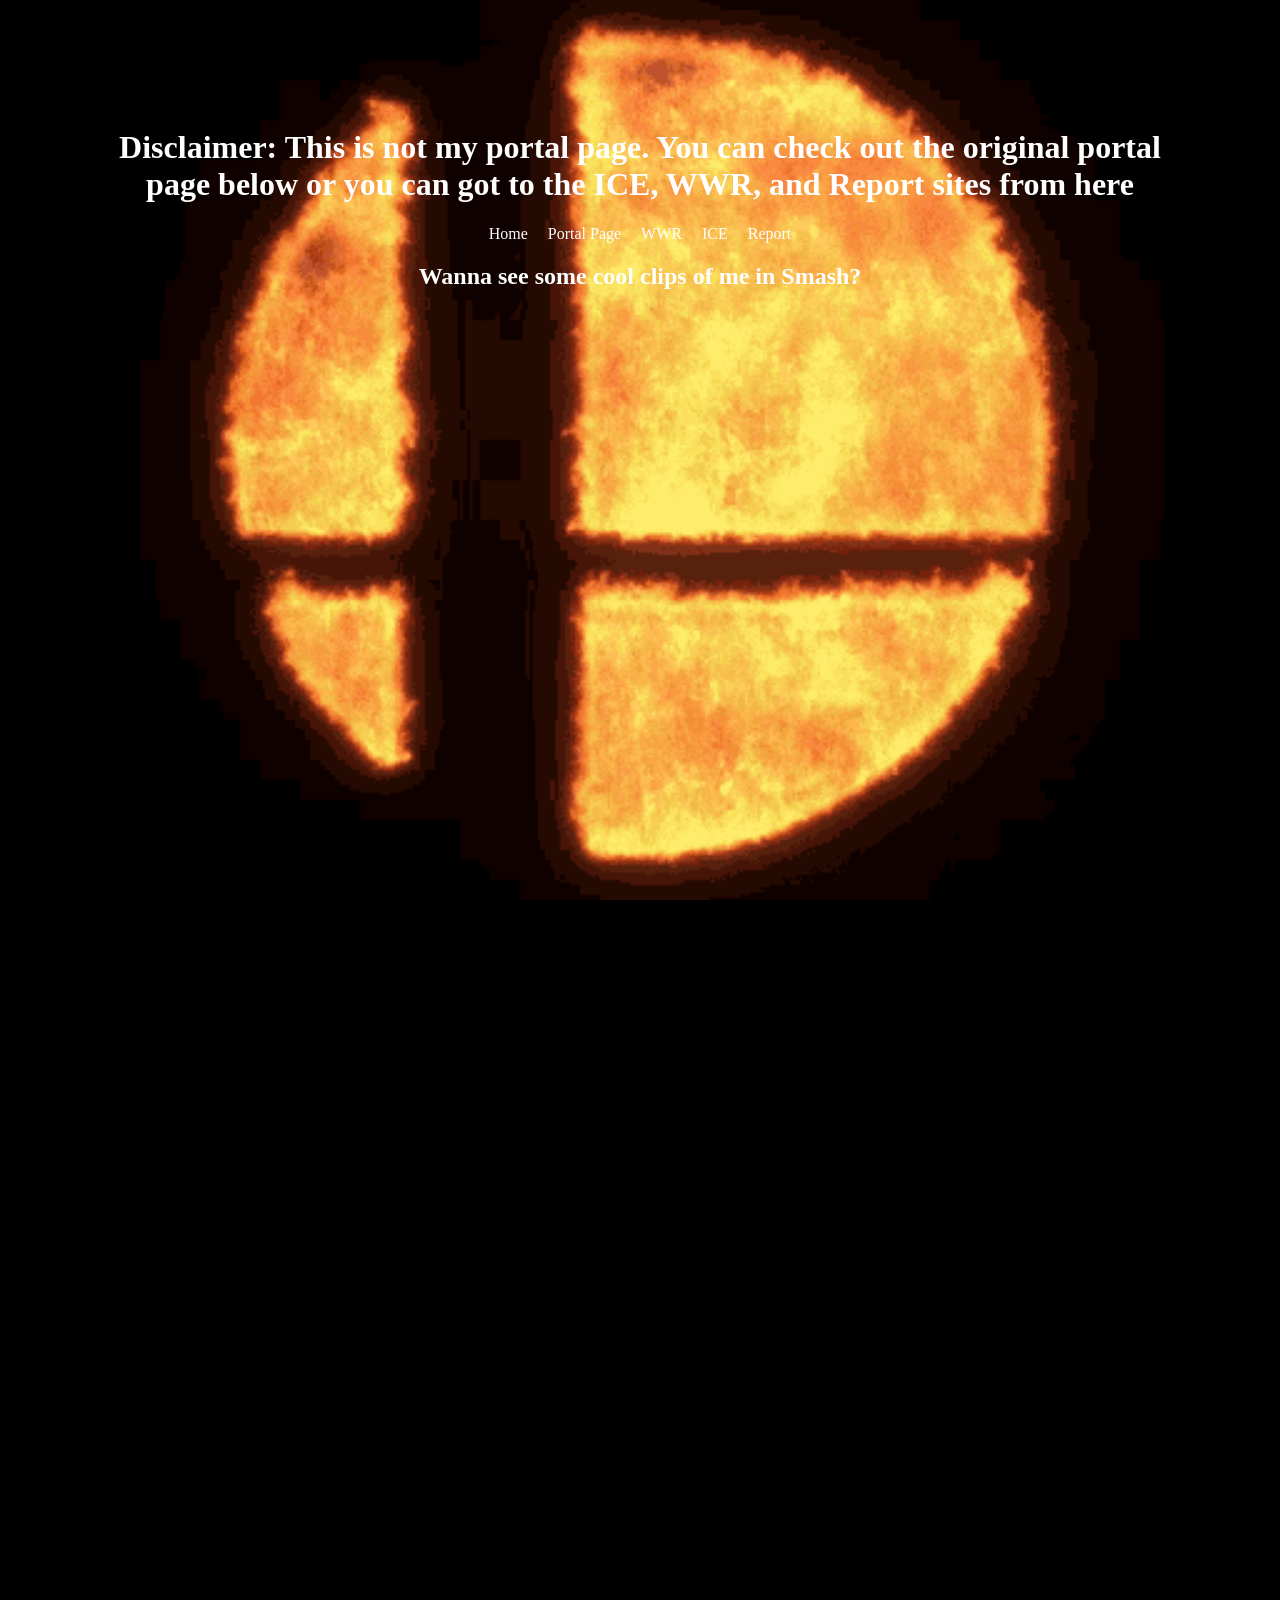
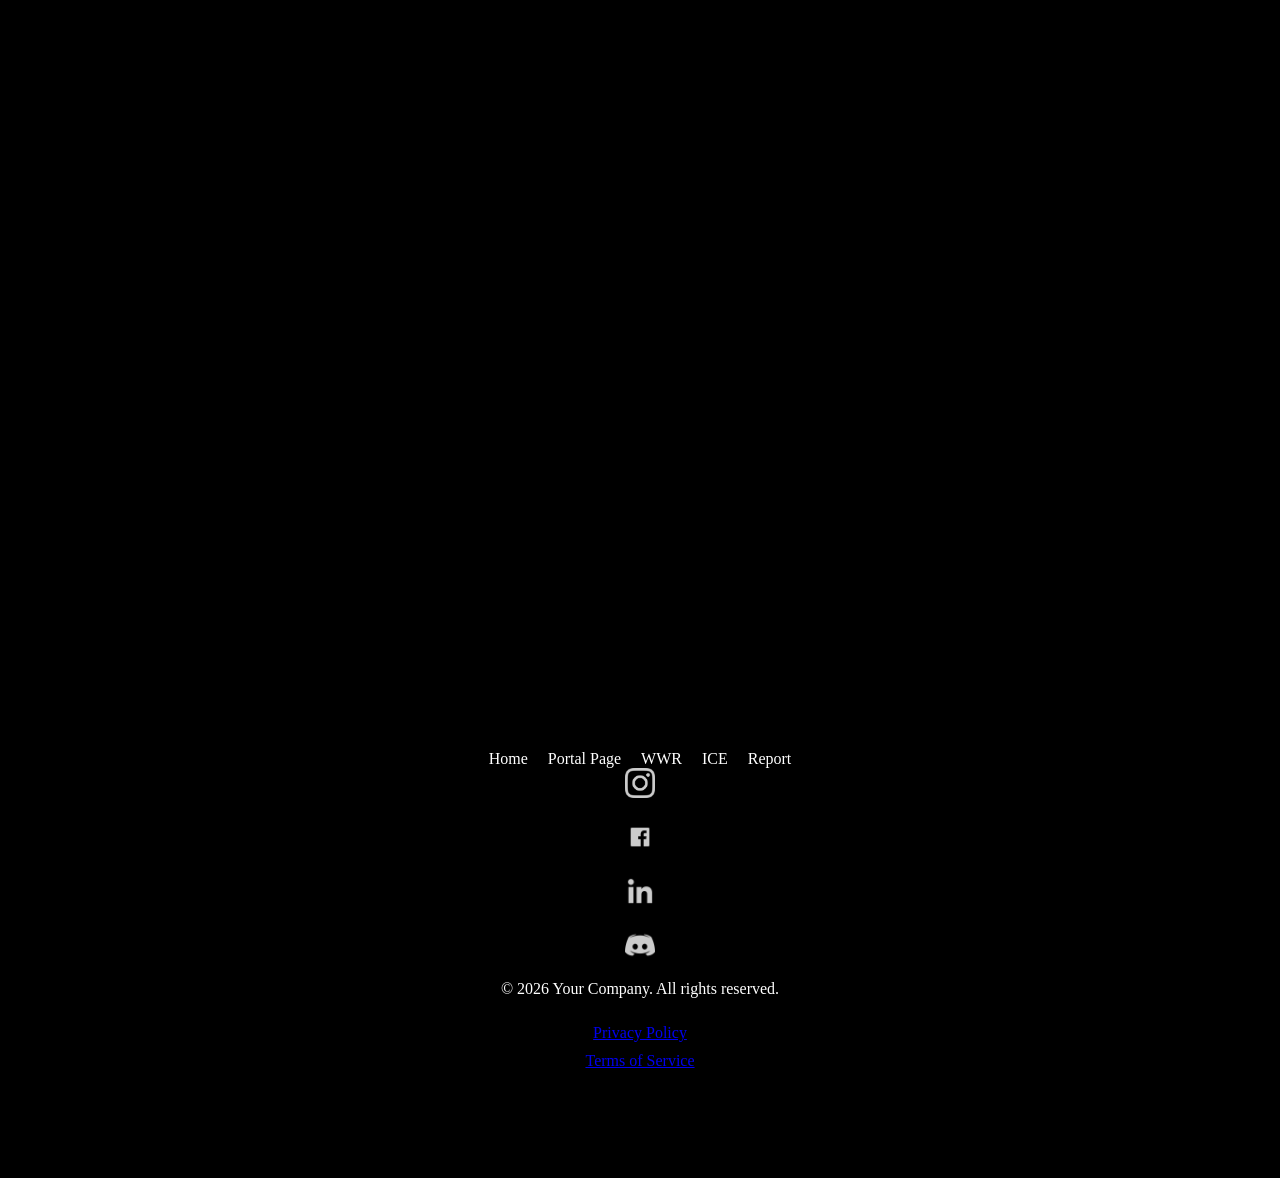
<file: index.html>
<!DOCTYPE html>
<html lang="en">
<head>
    <meta charset="UTF-8">
    <meta name="viewport" content="width=device-width, initial-scale=1.0">
    <title>Carson's Website Profile</title>
    <link rel="stylesheet" href="styles/styles.css">
</head>
<body>
    <header>
        <h1>Disclaimer: This is not my portal page. You can check out the original portal page below or you can got to the ICE, WWR, and Report sites from here</h1>
        <div>
            <nav>
                <ul>
                    <li><a href="index.html">Home</a></li>
                    <li><a href="./portal_page_CA/index.html">Portal Page</a></li>
                    <li><a href="./wwr/index.html">WWR</a></li>
                    <li><a href="./portal_page_CA/ice.html">ICE</a></li>
                    <li><a href="https://carsonalder1.github.io/wdd130/client_report.html">Report</a></li>
                </ul>
            </nav>
        </div>
    </header>
    <main>
        <section>
            <h1>Wanna see some cool clips of me in Smash?</h1>  
                <div class="video-grid">
                    <div class="video-wrapper">
                        <iframe src="https://www.youtube.com/embed/8FKlEDcFXQk" allowfullscreen></iframe>
                    </div>
                    <div class="video-wrapper">
                        <iframe src="https://www.youtube.com/embed/NvZYXmVz56w" allowfullscreen></iframe>
                    </div>
                    <div class="video-wrapper">
                        <iframe src="https://www.youtube.com/embed/v87tPOYhKKs" allowfullscreen></iframe>
                    </div>
                    <div class="video-wrapper">
                        <iframe src="https://www.youtube.com/embed/GEEtRN7kSII" allowfullscreen></iframe>
                    </div>
                    <div class="video-wrapper">
                        <iframe src="https://www.youtube.com/embed/6eZUeyun4wM" allowfullscreen></iframe>
                    </div>
                    <div class="video-wrapper">
                        <iframe src="https://www.youtube.com/embed/wPTa42GfwdA" allowfullscreen></iframe>
                    </div>
                </div>
        </section>
    </main>
    <footer>
            <nav>
                <ul>
                    <li><a href="index.html">Home</a></li>
                    <li><a href="./portal_page_CA/index.html">Portal Page</a></li>
                    <li><a href="./wwr/index.html">WWR</a></li>
                    <li><a href="./portal_page_CA/ice.html">ICE</a></li>
                    <li><a href="report.html">Report</a></li>
                </ul>
            </nav>
            <div class="logos">
                <a href="https://www.instagram.com/carsonalder1?igsh=MW91eHR3NWRkenFsMQ==">
                    <img src="images/instagram_logo.png" alt="Insta">
                </a>
                <a  href="https://www.facebook.com/share/1CZnNRTLPo/">
                    <img src="images/facebook-icon-png-774.png" alt="Facebook">
                </a>
                <a href="www.linkedin.com/in/carson-alder-1ba35a247">
                    <img src="images/linkedin-logo-png-2048.png" alt="Linkedin">
                </a>
                <a href="https://discord.com/users/353320326538461185">
                    <img src="images/discord-white-icon.png" alt="Discord">
                </a>
            </div>
        </div>
        <div>
            <p>&copy; 2026 Your Company. All rights reserved.</p>
            <a href="#">Privacy Policy</a>
            <a href="#">Terms of Service</a>
        </div>
    </footer>
</body>
</html>
</file>
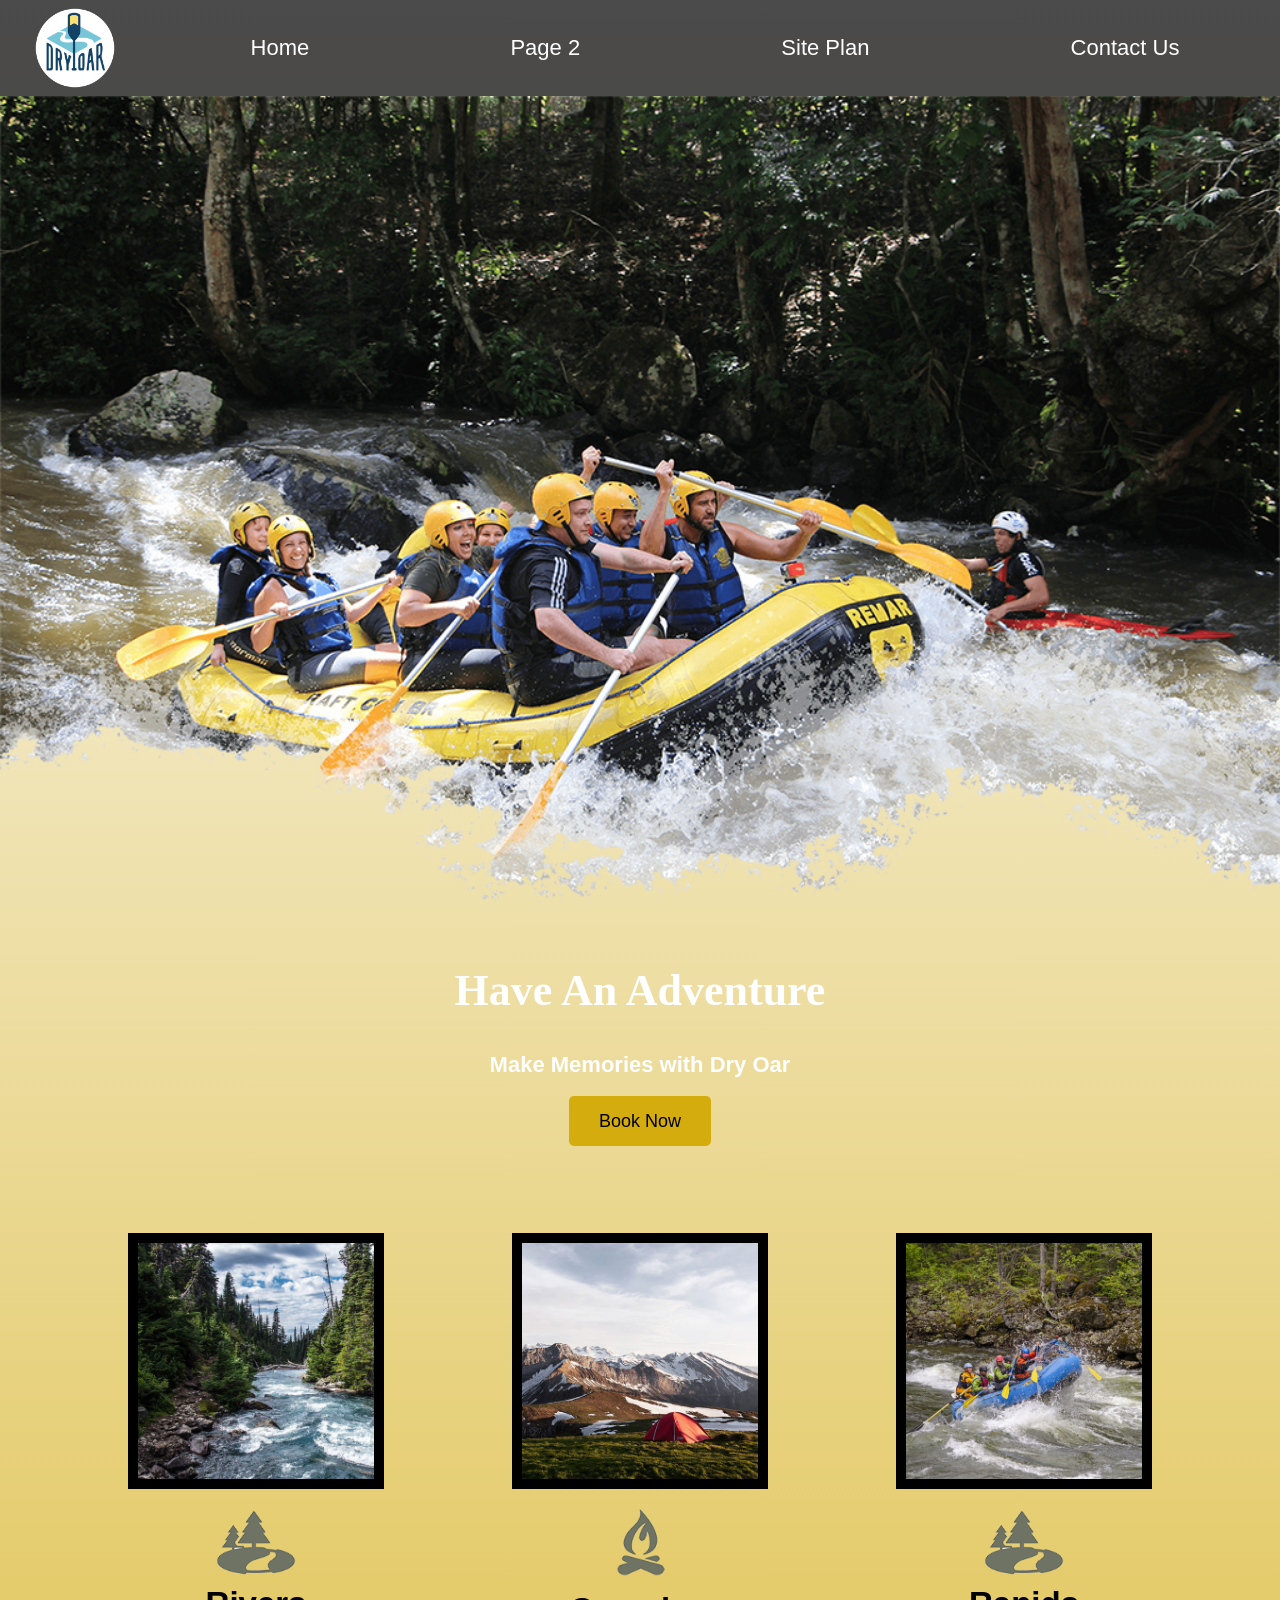
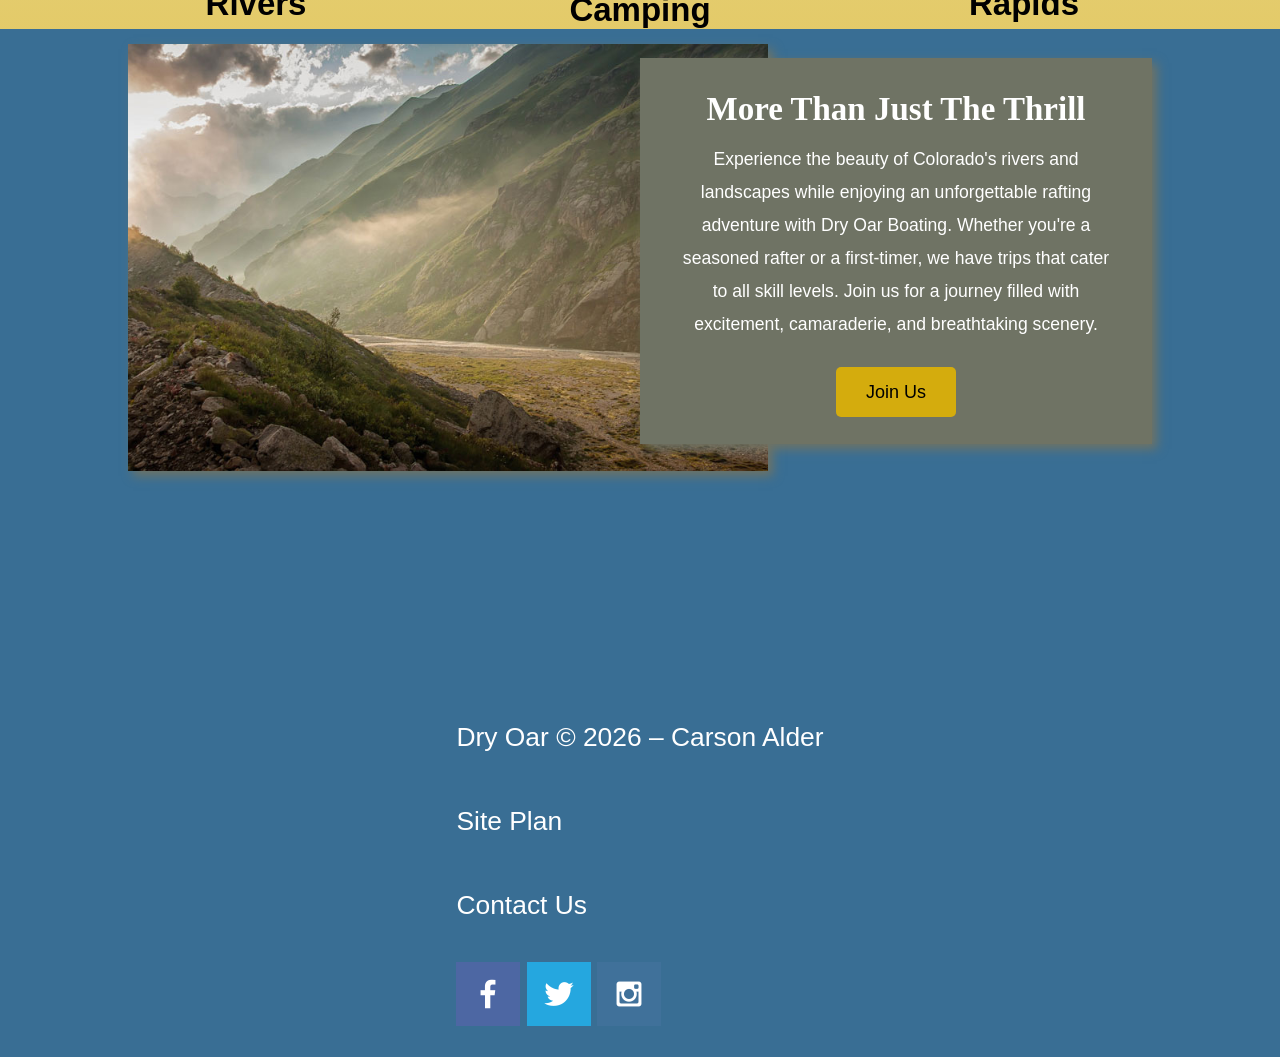
<file: wwr/index.html>
<!DOCTYPE html>
<html lang="en">
<head>
    <meta charset="UTF-8">
    <meta name="viewport" content="width=device-width, initial-scale=1.0">
    <link rel="stylesheet" href="styles/style.css">
    <title>Whitewater Rafting Vacations | Dry Oar Boating | Home</title>
</head>

<body>
    <div id="content">
    <header>
        <a id="logo_link" href="index.html">
            <img class="logo" src="images/logo.png" alt="Dry Oar Logo">
        </a>
        <nav>
            <a href="index.html">Home</a>
            <a href="#"> Page 2</a>
            <a href="site-plan-rafting.html">Site Plan</a>
            <a href="contactus.html">Contact Us</a>
        </nav>
    </header>
    <div id="hero">
        <div id="hero-box">
            <img id="hero-img" src="images/hero.png" alt="People enjoying white water rafting">
        </div>
        <section id="hero-msg">
            <h1 class="home-title">Have An Adventure</h1>
                <h4>Make Memories with Dry Oar</h4>
            <div class="button-box">
                <a class="book" href="contactus.html">Book Now</a>
            </div> 
        </section>
    </div>
    <main class="home-grid">
        <section class="rivers-card">
            <img class="card-img" src="images/rivers.jpg" alt="river in forest">
            <img class="icon" src="images/river_icon.png" alt="river icon">
            <h2>Rivers</h2>
        </section>
        <section class="camping-card">
            <img class="card-img" src="images/camping.jpg" alt="Camp Out">
            <img class="icon" src="images/fire_icon.png" alt="camping icon">
            <h2>Camping</h2>
        </section>
        
        <section class="rapids-card">
            <img class="card-img" src="images/rapids.jpg" alt="river in forest">
            <img class="icon" src="images/river_icon.png" alt="rapids icon">
            <h2>Rapids</h2>
        </section>

        <div id="background"></div>

        <img class="mountains" src="images/mountains.jpg" alt="Misty mountains">
        <section class="msg">
            <h2>More Than Just The Thrill</h2>
            <p>Experience the beauty of Colorado's rivers and landscapes while enjoying an unforgettable rafting adventure with Dry Oar Boating. Whether you're a seasoned rafter or a first-timer, we have trips that cater to all skill levels. Join us for a journey filled with excitement, camaraderie, and breathtaking scenery.</p>
            <a class="join" href="rivers.html">Join Us</a>
        </section>
    </main>
    <footer>
        <p>Dry Oar &copy; 2026 – Carson Alder</p>
        <p><a href="site-plan-rafting.html">Site Plan</a></p>
        <p><a href="contactus.html">Contact Us</a></p>

        <div class="social">
            <a href="https://facebook.com" target="_blank">
            <img src="images/facebook.png" alt="Facebook icon">
            </a>
            <a href="https://twitter.com" target="_blank">
            <img src="images/twitter.png" alt="Twitter icon">
            </a>
            <a href="https://instagram.com" target="_blank">
            <img src="images/instagram.png" alt="Instagram icon">
            </a>
        </div>
    </footer>
    </div>
</body>
</html>
</file>
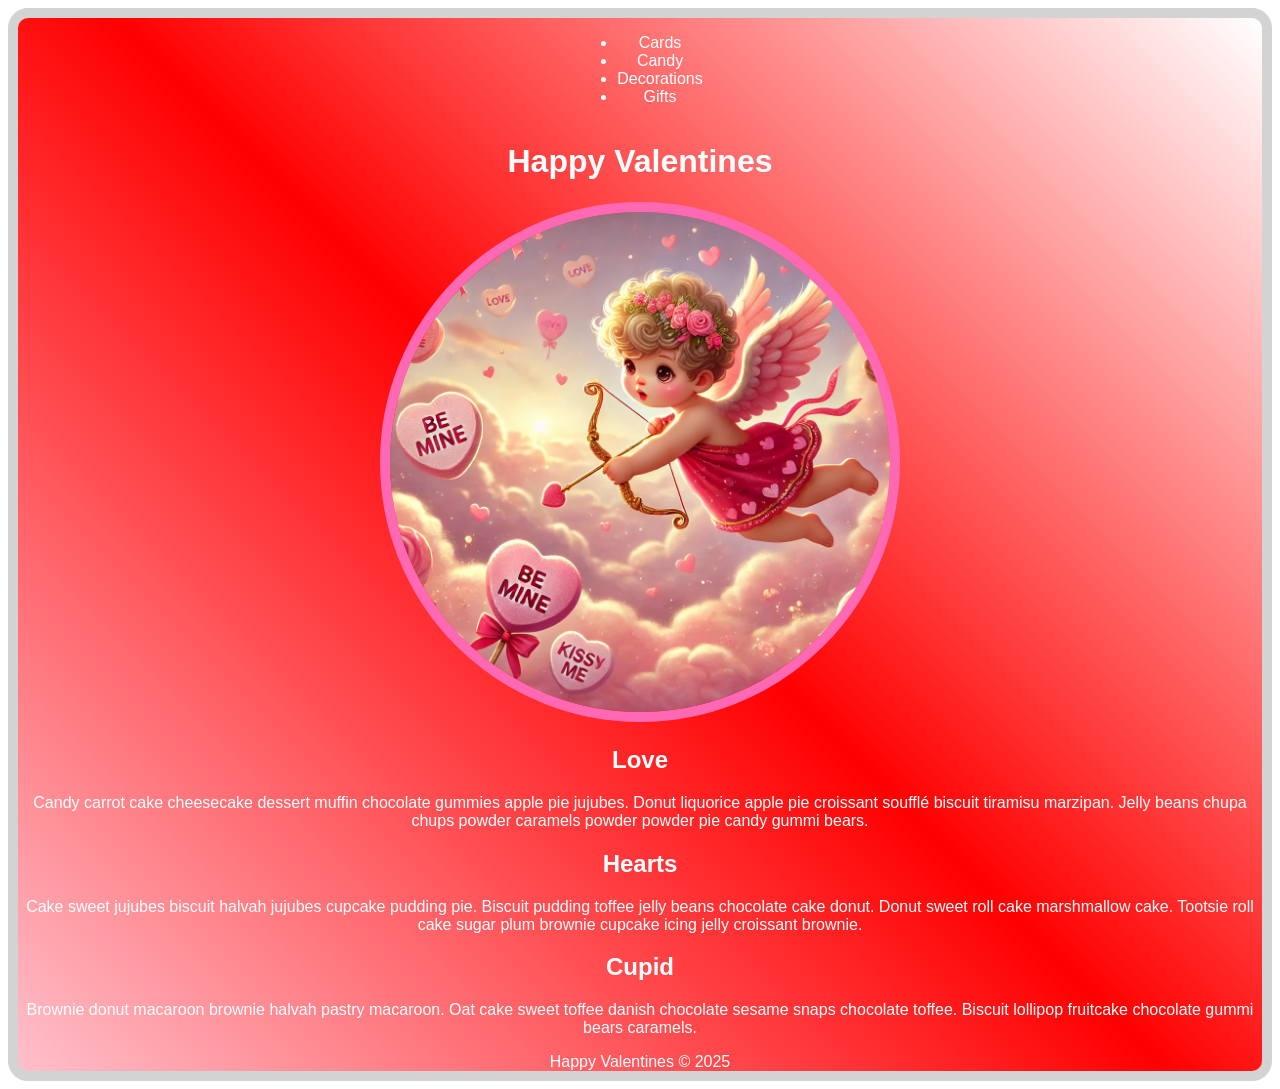
<file: ice/valentines/index.html>
<!DOCTYPE html>
<html lang="en">

<head>
    <meta charset="UTF-8">
    <meta name="viewport" content="width=device-width, initial-scale=1.0">
    <title>Happy Valentines Page</title>
    <link rel="stylesheet" href="styles/styles.css">
</head>

<body>
    <div id="wrapper">
        <header>
            <nav>
                <ul>
                    <li>Cards</li>
                    <li>Candy</li>
                    <li>Decorations</li>
                    <li>Gifts</li>
                </ul>
            </nav>
        </header>
        <main>
            <h1>Happy Valentines</h1>
            <img src="images/valentines.png">
            <section>
                <h2>Love</h2>
                <p>Candy carrot cake cheesecake dessert muffin chocolate gummies apple
                    pie jujubes. Donut liquorice apple pie croissant soufflé biscuit
                    tiramisu marzipan. Jelly beans chupa chups powder caramels powder
                    powder pie candy gummi bears. </p>
            </section>
            <section>
                <h2>Hearts</h2>
                <p>Cake sweet jujubes biscuit halvah jujubes cupcake pudding pie. Biscuit
                    pudding toffee jelly beans chocolate cake donut. Donut sweet roll cake
                    marshmallow cake. Tootsie roll cake sugar plum brownie cupcake icing
                    jelly croissant brownie.</p>
            </section>
            <section>
                <h2>Cupid</h2>
                <p>Brownie donut macaroon brownie halvah pastry macaroon. Oat cake sweet
                    toffee danish chocolate sesame snaps chocolate toffee. Biscuit lollipop
                    fruitcake chocolate gummi bears caramels.</p>
            </section>
        </main>
        <footer>
            Happy Valentines &copy; 2025
        </footer>
    </div>
</body>

</html>
</file>
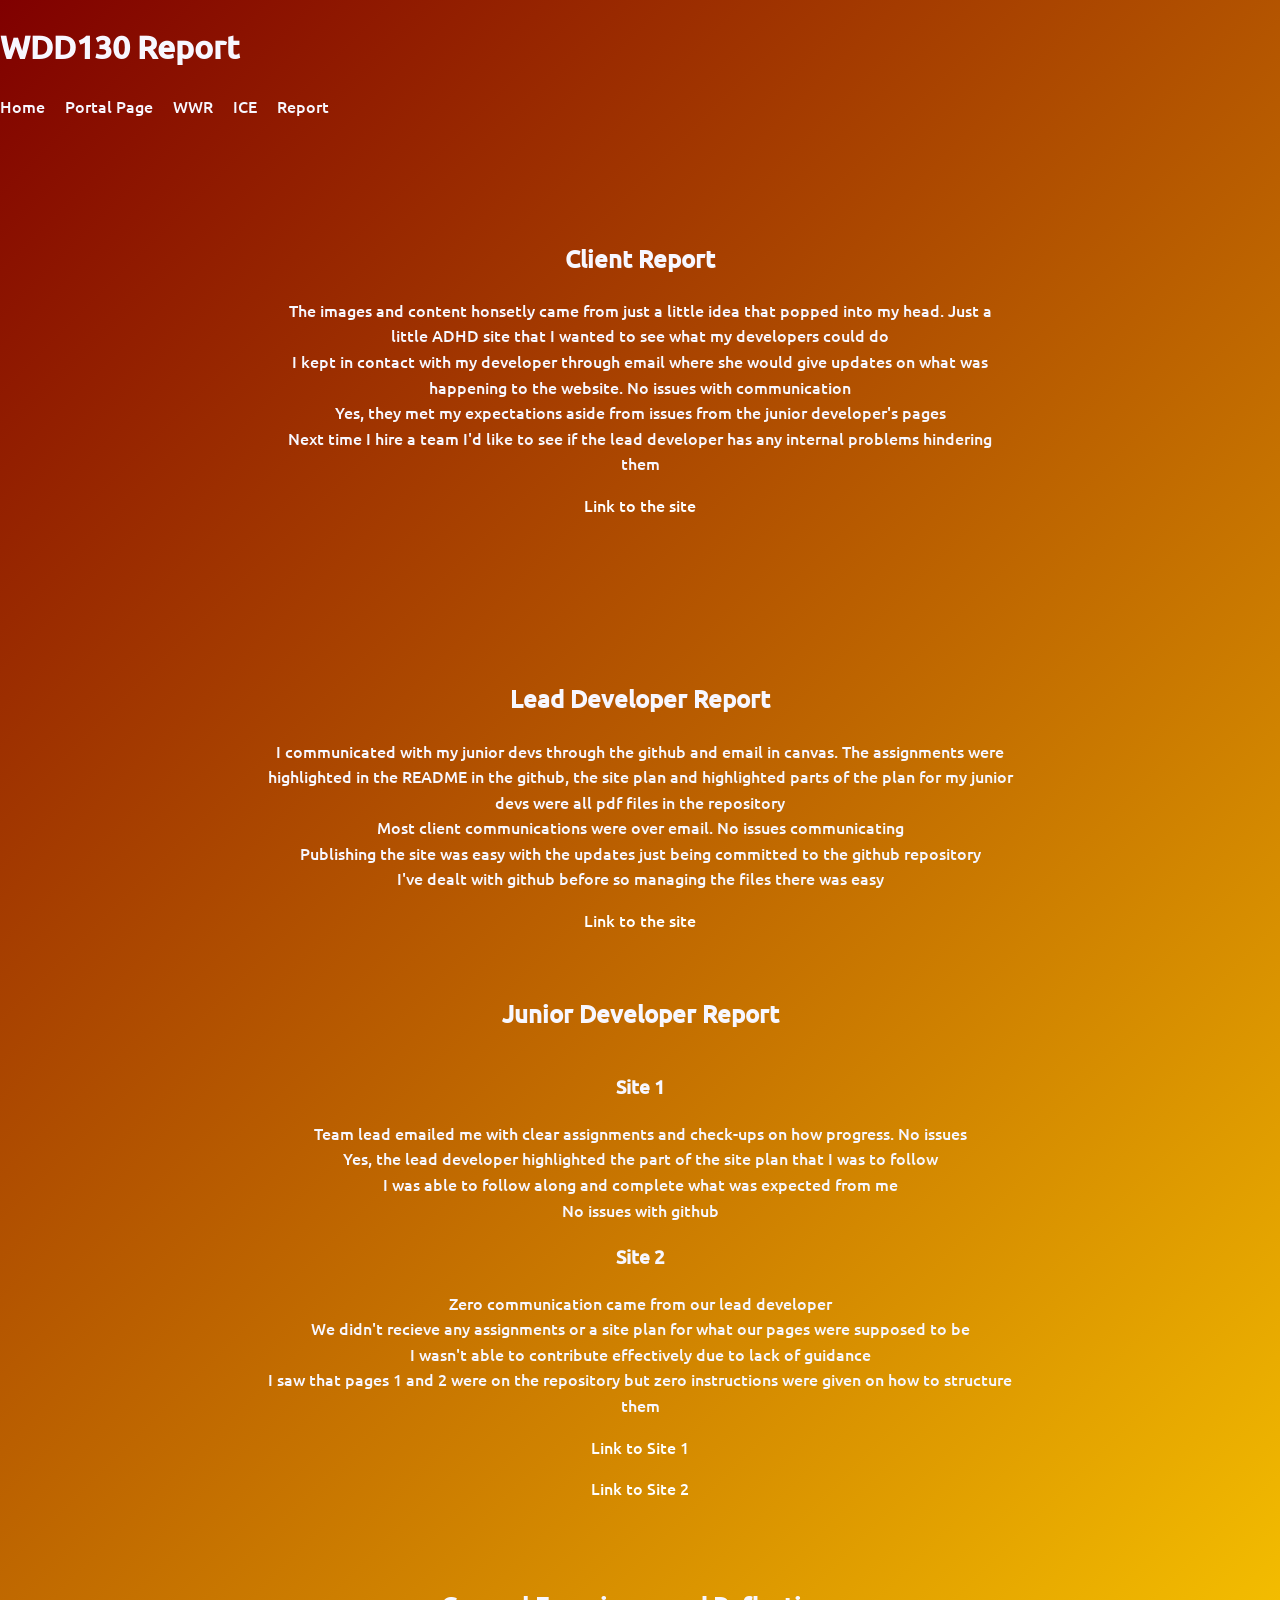
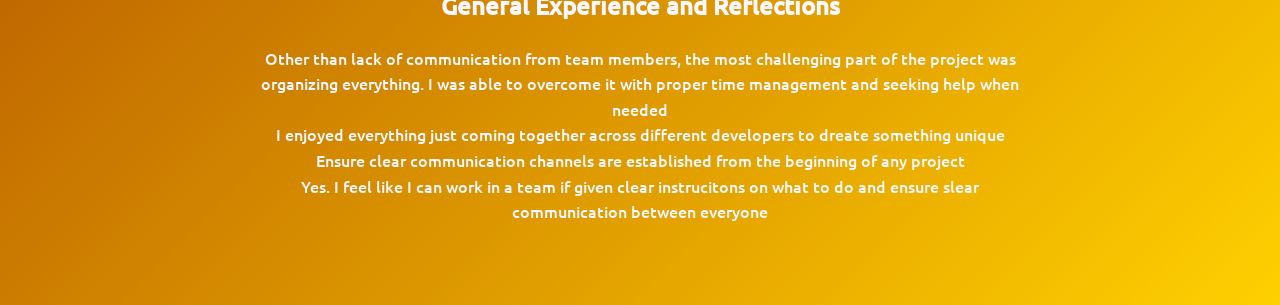
<file: client_report.html>
<!DOCTYPE html>
<html lang="en">
<head>
    <meta charset="UTF-8">
    <meta name="viewport" content="width=device-width, initial-scale=1.0">
    <link rel="stylesheet" href="/portal_page_CA/styles/styles.css">
    <title>Report</title>
    <head>
    <meta charset="UTF-8">
    <meta name="viewport" content="width=device-width, initial-scale=1.0">
    <link rel="stylesheet" href="/portal_page_CA/styles/styles.css">
    <title>Report</title>
<style>
    main {
        max-width: 800px;
        margin: 0 auto;
        padding: 40px 20px;
        text-align: center;
    }

    main section {
        margin-bottom: 40px;
    }

    main ul {
        text-align: center;
        display: inline-block;
    }

    /* Override homepage section grid */
    main section:nth-of-type(2) {
        display: block;
        max-width: unset;
        padding: 0;
    }

    main section:nth-of-type(2) div {
        display: block;
    }

    /* Override card-style link hover */
    main section:nth-of-type(2) a {
        display: inline;
        width: auto;
        margin-bottom: 0;
        padding: 0;
        border-radius: 0;
        box-shadow: none;
    }

    main section:nth-of-type(2) a:hover {
        transform: none;
        box-shadow: none;
    }
    body {
    margin: 0;
    color: #F7F7FF;
    line-height: 1.6;
    background: linear-gradient(135deg, #800000, #FFD000);
    }
</style>
</head>
<body>
    <header>
        <h1>WDD130 Report</h1>
        <nav>
            <ul>
                <li><a href="index.html">Home</a></li>
                <li><a href="./portal_page_CA/index.html">Portal Page</a></li>
                <li><a href="./wwr/index.html">WWR</a></li>
                <li><a href="./portal_page_CA/ice.html">ICE</a></li>
                <li><a href="client_report.html">Report</a></li>
            </ul>
        </nav>
    </header>
    <main>
        <section>
            <h2>Client Report</h2>
            <ul>
                <li>The images and content honsetly came from just a little idea that popped into my head. Just a little ADHD site that I wanted to see what my developers could do</li>
                <li>I kept in contact with my developer through email where she would give updates on what was happening to the website. No issues with communication</li>
                <li>Yes, they met my expectations aside from issues from the junior developer's pages</li>
                <li>Next time I hire a team I'd like to see if the lead developer has any internal problems hindering them</li>
            </ul>
            <p><a href="https://noodle-cruz.github.io/wdd130-alder/index.html" style="text-decoration: none; color: white;">Link to the site</a></p>
        </section>
        <br>
        <section>
            <h2>Lead Developer Report</h2>
            <ul>
                <li>I communicated with my junior devs through the github and email in canvas. 
                    The assignments were highlighted in the README in the github, the site plan and highlighted parts of the plan for my junior devs were all pdf files in the repository</li>
                <li>Most client communications were over email. No issues communicating</li>
                <li>Publishing the site was easy with the updates just being committed to the github repository</li>
                <li>I've dealt with github before so managing the files there was easy</li>
            </ul>
            <p><a href="https://carsonalder1.github.io/wdd130-snyder/" style="text-decoration: none; color: white;">Link to the site</a></p>
        </section>
        <br>
        <section>
            <h2>Junior Developer Report</h2>
            <ul>
                <h3>Site 1</h3>
                <li>Team lead emailed me with clear assignments and check-ups on how progress. No issues</li>
                <li>Yes, the lead developer highlighted the part of the site plan that I was to follow</li>
                <li>I was able to follow along and complete what was expected from me</li>
                <li>No issues with github</li>
            </ul>
            <ul>
                <h3>Site 2</h3>
                <li>Zero communication came from our lead developer</li>
                <li>We didn't recieve any assignments or a site plan for what our pages were supposed to be</li>
                <li>I wasn't able to contribute effectively due to lack of guidance</li>
                <li>I saw that pages 1 and 2 were on the repository but zero instructions were given on how to structure them</li>
            </ul>
            <p><a href="https://greengorilla774.github.io/wdd130-Rust/" style="text-decoration: none; color: white;">Link to Site 1</a></p>
            <p><a href="https://bs154670.github.io/wdd130-hoffman/" style="text-decoration: none; color: white;">Link to Site 2</a></p>
        </section>
        <br>
        <section>
            <h2>General Experience and Reflections</h2>
            <ul>
                <li>Other than lack of communication from team members, 
                    the most challenging part of the project was organizing everything. I was able to overcome it with proper time management and seeking help when needed</li>
                <li>I enjoyed everything just coming together across different developers to dreate something unique</li>
                <li>Ensure clear communication channels are established from the beginning of any project</li>
                <li>Yes. I feel like I can work in a team if given clear instrucitons on what to do and ensure slear communication between everyone</li>
            </ul>
        </section>
    </main>
</body>
</html>
</file>
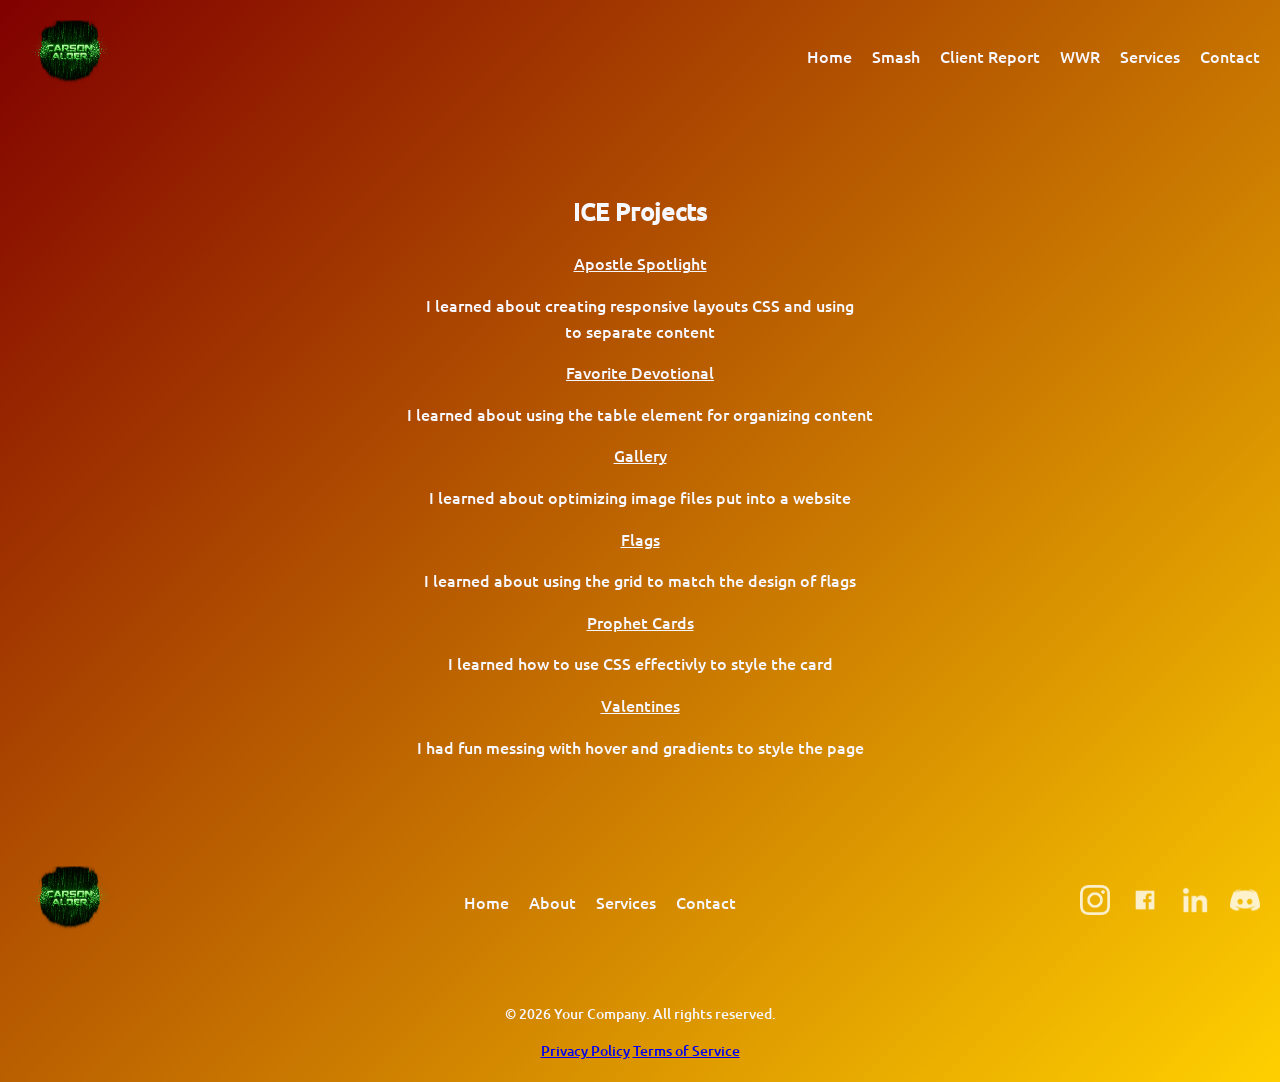
<file: portal_page_CA/ice.html>
<!DOCTYPE html>
<html lang="en">
<head>
    <meta charset="UTF-8">
    <meta name="viewport" content="width=device-width, initial-scale=1.0">
    <title>Carson's ICEs</title>
    <link rel="stylesheet" href="styles/styles.css">
</head>
<body>
    <header>
        <div>
            <div>
                <img src="images/ChatGPT Image Feb 11, 2026, 03_45_09 PM.png" alt="Logo" style="width: 100px;">
            </div>
            <nav>
                <ul>
                    <li><a href="index.html">Home</a></li>
                    <li><a href="https://carsonalder1.github.io/wdd130/">Smash</a></li>
                    <li><a href="https://carsonalder1.github.io/wdd130/client_report.html">Client Report</a></li>
                    <li><a href="../wwr/index.html">WWR</a></li>
                    <li><a href="#">Services</a></li>
                    <li><a href="#">Contact</a></li>
                </ul>
            </nav>
        </div>
    </header>
    <main>
        <section>
            <ul>
                <h2>ICE Projects</h2>
                <li>
                    <a href="ICE/apostle_spotlight/apostles.html" target="_blank" style="color: #f7f7ff;">Apostle Spotlight</a>
                </li>
                <p>I learned about creating responsive layouts CSS and using <br> to separate content</p>
                <li>
                    <a href="ICE/favorite_devo/favdevo.html" target="_blank" style="color: #f7f7ff;">Favorite Devotional</a>
                </li>
                <p>I learned about using the table element for organizing content</p>
                <li>
                    <a href="ICE/gallery/gallery.html" target="_blank" style="color: #f7f7ff;">Gallery</a>
                </li>
                <p>I learned about optimizing image files put into a website</p>
                <li>
                    <a href="ICE/grid_flags/flags.html" target="_blank" style="color: #f7f7ff;">Flags</a>
                </li>
                <p>I learned about using the grid to match the design of flags</p>
                <li>
                    <a href="ICE/prophet_cards/prophet_cards/oaks.html" target="_blank" style="color: #f7f7ff;">Prophet Cards</a>
                </li>
                <p>I learned how to use CSS effectivly to style the card</p>
                <li>
                    <a href="ICE/valentines/index.html" target="_blank" style="color: #f7f7ff;">Valentines</a>
                </li>
                <p>I had fun messing with hover and gradients to style the page</p>
            </ul>
        </section>
    </main>
    <footer>
        <div>
            <div>
                <img src="images/ChatGPT Image Feb 11, 2026, 03_45_09 PM.png" alt="Logo" style="width: 100px;">
            </div>
            <nav>
                <ul>
                    <li><a href="#">Home</a></li>
                    <li><a href="#">About</a></li>
                    <li><a href="#">Services</a></li>
                    <li><a href="#">Contact</a></li>
                </ul>
            </nav>
            <div class="logos">
                <a href="https://www.instagram.com/carsonalder1?igsh=MW91eHR3NWRkenFsMQ==">
                    <img src="images/instagram_logo.png" alt="Insta">
                </a>
                <a  href="https://www.facebook.com/share/1CZnNRTLPo/">
                    <img src="images/facebook-icon-png-774.png" alt="Facebook">
                </a>
                <a href="www.linkedin.com/in/carson-alder-1ba35a247">
                    <img src="images/linkedin-logo-png-2048.png" alt="Linkedin">
                </a>
                <a href="https://discord.com/users/353320326538461185">
                    <img src="images/discord-white-icon.png" alt="Discord">
                </a>
            </div>
        </div>
        <div>
            <p>&copy; 2026 Your Company. All rights reserved.</p>
            <a href="#">Privacy Policy</a>
            <a href="#">Terms of Service</a>
        </div>
    </footer>
<script src="scripts/main.js"></script>
</body>
</html>
</file>
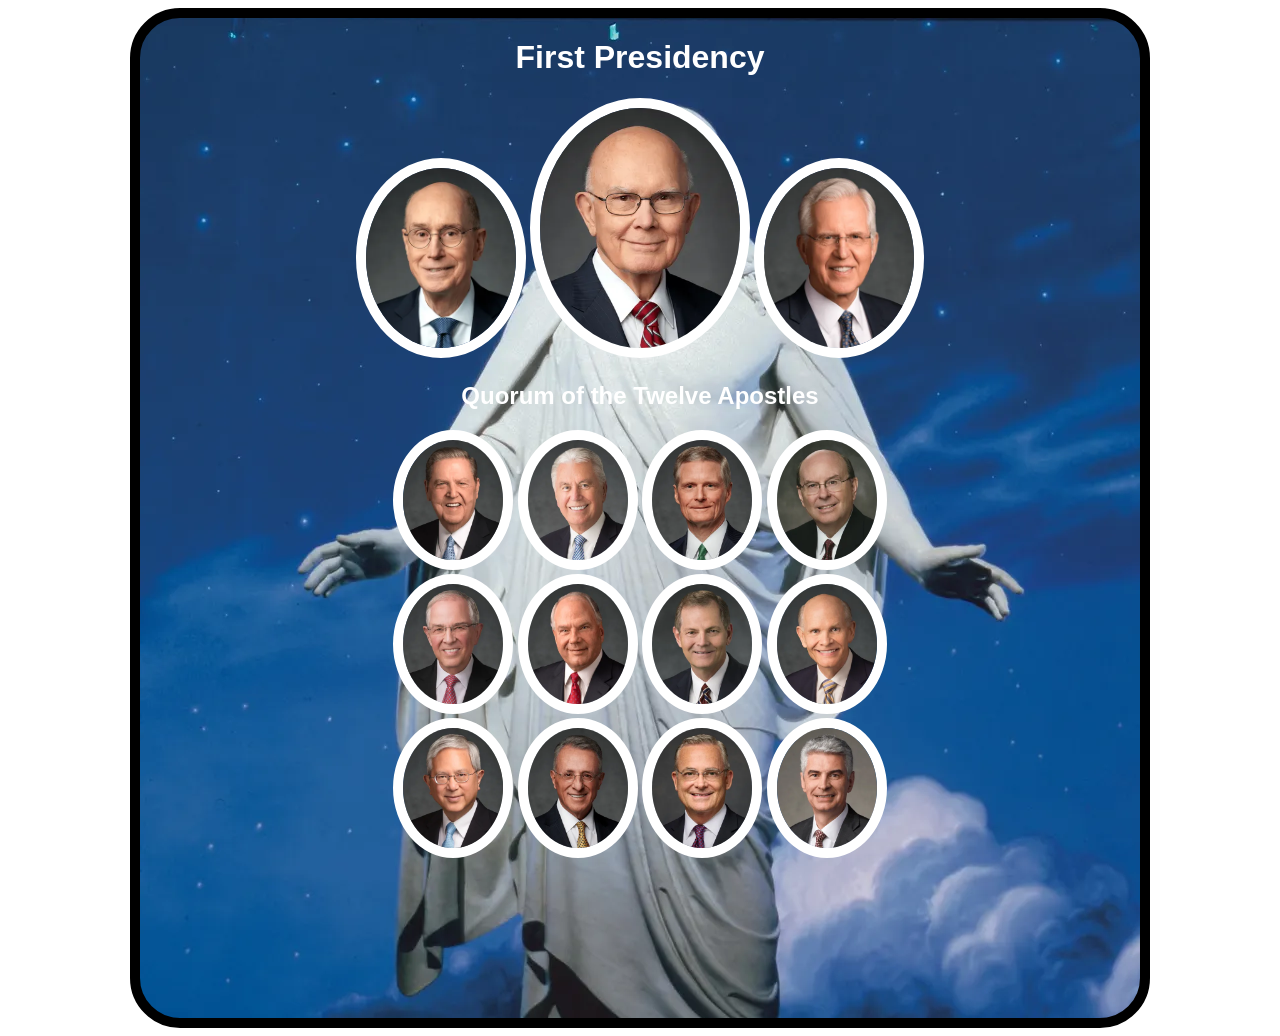
<file: ice/apostle_spotlight/apostles.html>
<!DOCTYPE html>
<html lang="en">
<head>
    <meta charset="UTF-8">
    <meta name="viewport" content="width=device-width, initial-scale=1.0">
    <title>Apostles Spotlights</title>
    <style>
        #christus {
            background: url(images/christus.webp); 
            border-radius: 50px;
            border-width: 10px;
            border-color: black;
            border-style: solid;
            text-align: center;
            color: white;
            font-family: Arial, Helvetica, sans-serif;
            width: 1000px;
            height: 1000px;
            margin: auto;
        }
        #circle {
            border-radius: 100%;
            border-style: solid;
            border-width: 10px;
            border-color: white;
        }
    </style>
</head>
<body>
   <div id="christus"> 
        <h1>First Presidency</h1>
        <img src="images/eyring.webp" alt="Henry B. Eyring" width="150" id="circle">
        <img src="images/oaks.webp" alt="Dallin H. Oaks" width="200" id="circle">
        <img src="images/christofferson.webp" alt="D. Todd Christofferson" width="150" id="circle">
        <h2>Quorum of the Twelve Apostles</h2>
        <img src="images/holland.webp" alt="Jeffrey R. Holland" width="100" id="circle">
        <img src="images/uchtdorf.webp" alt="Deiter F. Uchtdorf" width="100" id="circle">
        <img src="images/bednar.webp" alt="David A. Bednar" width="100" id="circle">
        <img src="images/cook.webp" alt="Quentin L. Cook" width="100" id="circle">
        <br>
        <img src="images/anderson.webp" alt="Neil L. Anderson" width="100" id="circle">
        <img src="images/rasband.webp" alt="Ronald A. Rasband" width="100" id="circle">
        <img src="images/stevenson.webp" alt="Gary E. Stevenson" width="100" id="circle">
        <img src="images/renlund.webp" alt="Dale G. Renlund" width="100" id="circle">
        <br>
        <img src="images/gong.webp" alt="Gerrit W. Gong" width="100" id="circle">
        <img src="images/soares.webp" alt="Ulisses Soares" width="100" id="circle">
        <img src="images/kearon.webp" alt="Patrick Kearon" width="100" id="circle">
        <img src="images/causse.webp" alt="Gerald Caussé" width="100" id="circle">
   </div> 
</body>
</html>
</file>
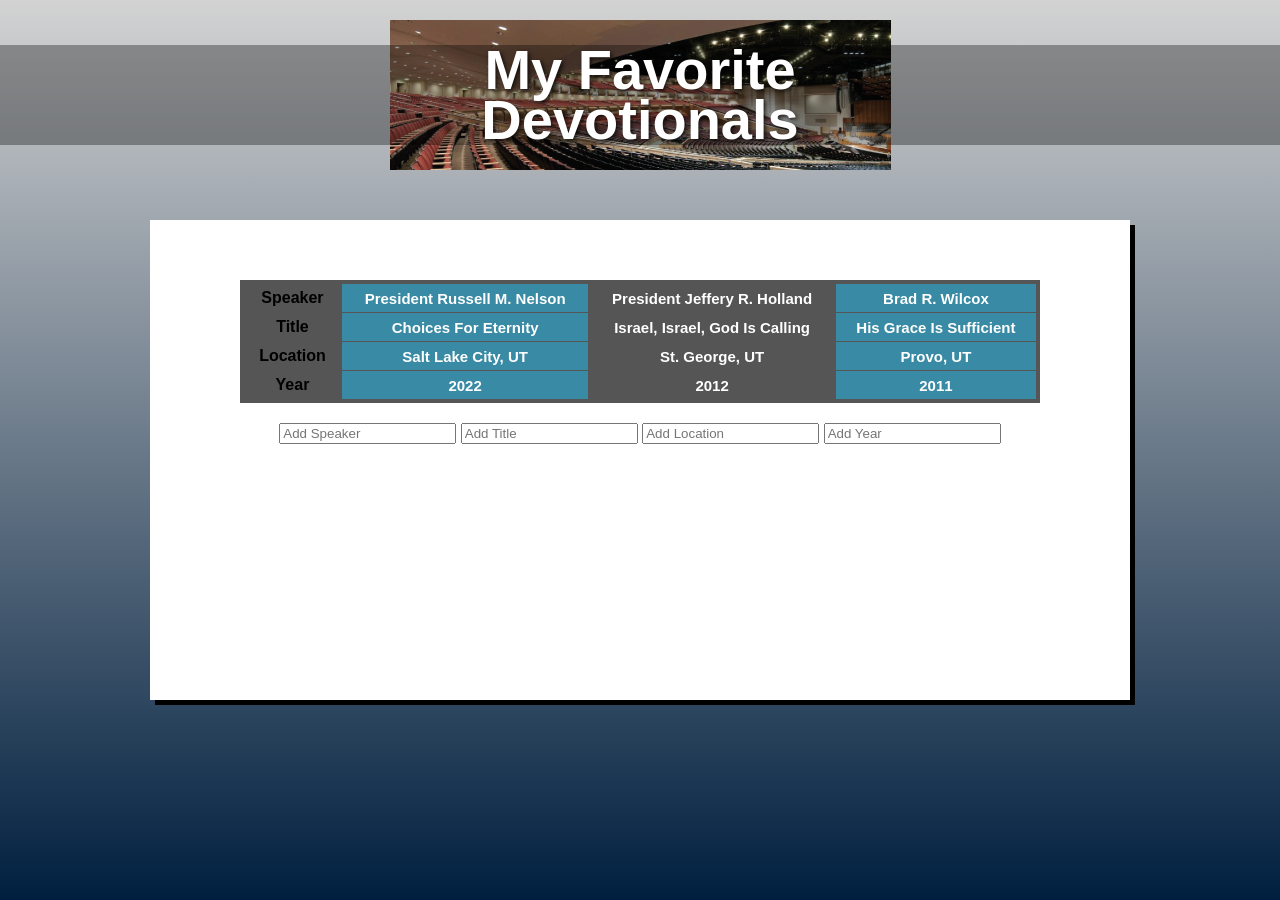
<file: ice/favorite_devo/favdevo.html>
<!DOCTYPE html>
<html lang="en">
<head>
  <meta charset="UTF-8" />
  <meta name="viewport" content="width=device-width, initial-scale=1.0"/>
  <title>My Favorite Devotionals</title>
  <link rel="stylesheet" href="styles/styles.css" />
</head>
<body>
  <div class="container">
    <header class="header">
      <div class="header-image">
        <h1>My Favorite<br>Devotionals</h1>
      </div>
    </header>
    <main>
      <div class="content-box">
        <!-- Add your devotional content here -->
         <table class="content-table">
            <tr>
              <th>Speaker</th>
              <td>President Russell M. Nelson</td>
              <td>President Jeffery R. Holland</td>
              <td>Brad R. Wilcox</td>
            </tr>
            <tr>
              <th>Title</th>
              <td>Choices For Eternity</td>
              <td>Israel, Israel, God Is Calling</td>
              <td>His Grace Is Sufficient</td>
            </tr>
            <tr>
              <th>Location</th>
              <td>Salt Lake City, UT</td>
              <td>St. George, UT</td>
              <td>Provo, UT</td>
            </tr>
              <tr>
                <th>Year</th>
                <td>2022</td>
                <td>2012</td>
                <td>2011</td>
              </tr>
         </table>
         <form>
          <input type="text" placeholder="Add Speaker">
          <input type="text" placeholder="Add Title">
          <input type="text" placeholder="Add Location">
          <input type="text" placeholder="Add Year">
        </form>
      </div>
    </main>
    
  </div>
</body>
</html>
</file>
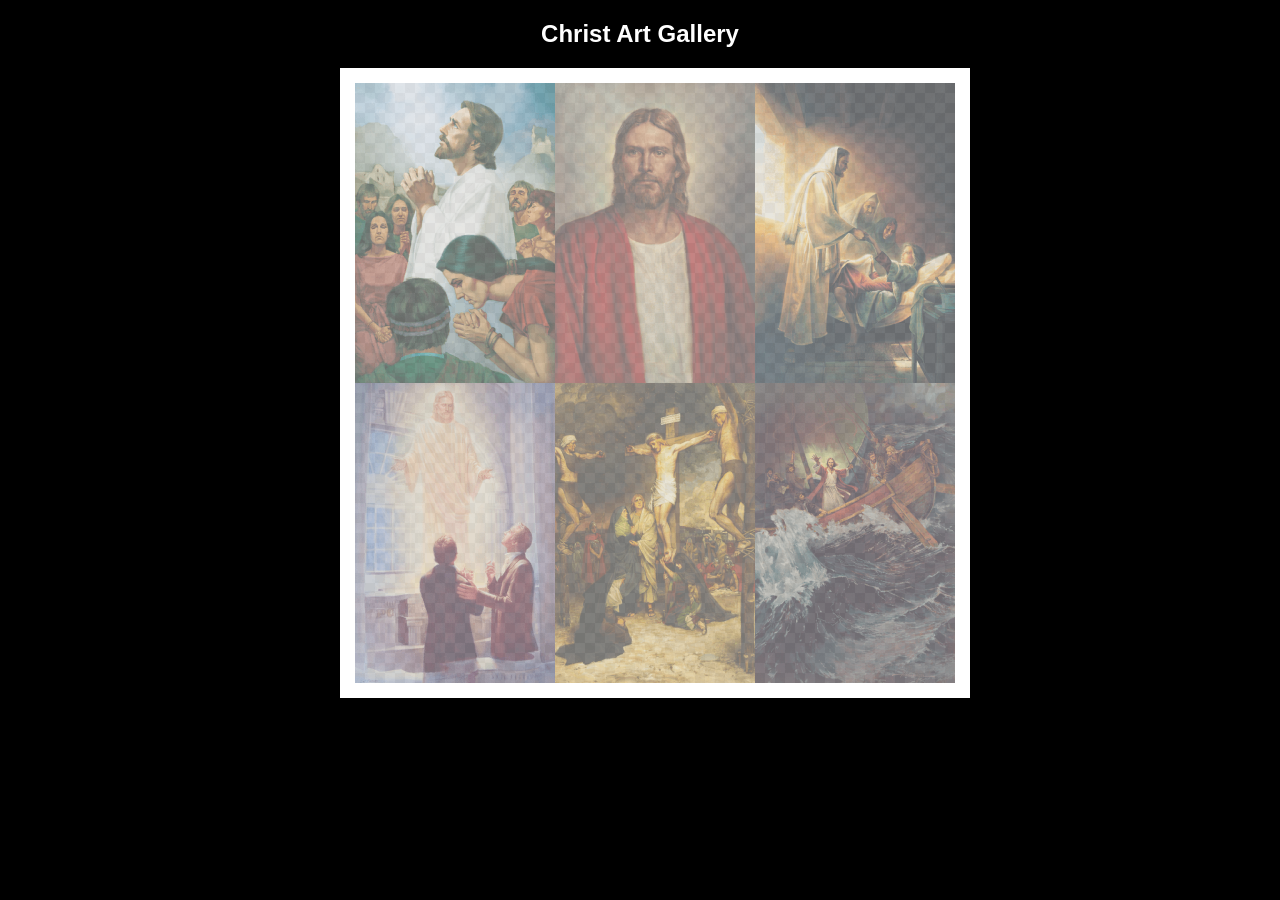
<file: ice/gallery/gallery.html>
<!DOCTYPE html>
<html lang="en">
<head>
    <meta charset="UTF-8">
    <meta name="viewport" content="width=device-width, initial-scale=1.0">
    <title>Images of Christ</title>
    <style>
        body {
            background: black;
        }
        #wrapper{
            width: 600px;
            margin: 0 auto;
        }
        nav {
            color: white;
            text-align: center;
            font-family: Haettenschweiler, 'Arial Narrow Bold', sans-serif;
        }
        #gallery{
            display: grid;
            grid-template-columns: 200px 200px 200px;
            border: 15px solid rgb(255, 255, 255);
            width: 100%;
            background-color: #ddd;
            background-image:
                linear-gradient(45deg, #ccc 26%, transparent 26%), 
                linear-gradient(135deg, #ccc 26%, transparent 26%),
                linear-gradient(45deg, transparent 75%, #ccc 75%),
                linear-gradient(135deg, transparent 75%, #ccc 75%);
            background-size: 20px 20px; /* Must be a square */
            background-position: 0 0, 10px 0, 10px -10px, 0px 10px; 
            
        }
        #gallery a {
            cursor: url('images/christus.png'), pointer;
        }
        #gallery img {
            /* make a thumbnail of the image that is 200x300 
               instead of using width and height here to help the page load faster */
            width: 200px; 
            height: 300px;

            opacity:50%;
            display:block;
        }
        #gallery img:hover{
            opacity: 100%;
        }
    </style>
</head>
<body>
    <div id="wrapper">
        <nav>
            <h1>Christ Art Gallery</h1>
        </nav>
        <main>
            <div id="gallery">
                <a href="images/big/img1.png"><img src="images/small/img1.png" alt="huge file size" ></a>
                <a href="images/big/img2.png"><img src="images/small/img2.png" alt="huge file size" ></a>
                <a href="images/big/img3.png"><img src="images/small/img3.png" alt="huge file size" ></a>
                <a href="images/big/img4.png"><img src="images/small/img4.png" alt="huge file size" ></a>
                <a href="images/big/img5.png"><img src="images/small/img5.png" alt="huge file size" ></a>
                <a href="images/big/img6.png"><img src="images/small/img6.png" alt="huge file size" ></a>
            </div>
        </main>
    </div>
</body>
</html>
</file>
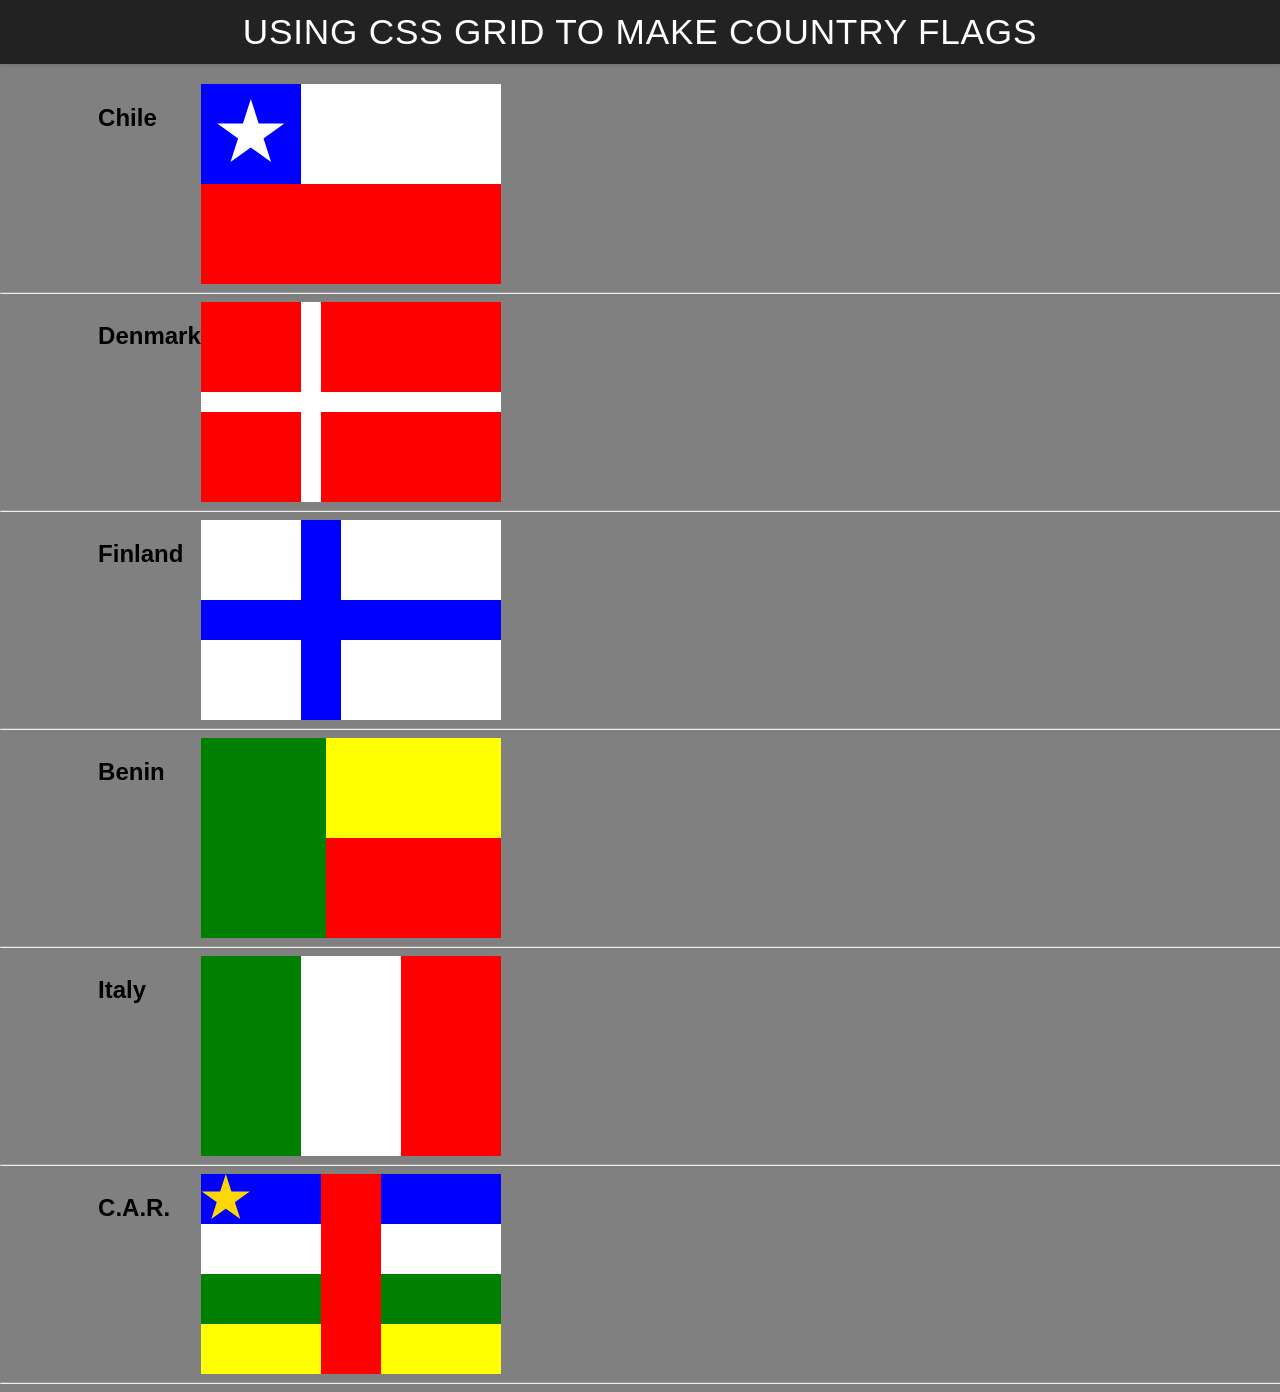
<file: ice/grid_flags/flags.html>
<!DOCTYPE html>
<html lang="en">

<head>
    <meta charset="UTF-8">
    <meta name="viewport" content="width=device-width, initial-scale=1.0">
    <title>Flag</title>
    <style>
        body {
            margin: 0;
            font-family: 'Helvetica Neue', sans-serif;
            background-color: gray;
        }

        header {
            background-color: #222;
            color: #fff;
            padding: 0.75rem 1.5rem;
            display: flex;
            align-items: center;
            justify-content: center;
            font-size: 1.1rem;
            letter-spacing: 0.05rem;
            text-transform: uppercase;
            box-shadow: 0 2px 4px rgba(0, 0, 0, 0.1);
        }

        header h1 {
            margin: 0;
            font-weight: 400;
        }
        main {
            display: grid;
            grid-template-columns: .1fr .1fr 1fr .1fr;
            margin-top: 20px;
        }
        hr {
            width: 100%;
            grid-column: 1 / 5;
        }
        h2 {
            grid-column: 2/3;
        }

        #blue {
            background: blue;
            grid-column: 1 / 2;
            display: grid;
            align-items: center;
            justify-items: center;
        }

        #white {
            background: white;
            grid-column: 2 / 4;
        }

        #red {
            background: red;
            grid-column: 1 / 4;
        }

        #chile {
            display: grid;
            grid-template-columns: 1fr 1fr 1fr;
            grid-template-rows: 1fr 1fr;
            height: 200px;
            width: 300px;
        }

        .star {
            width: 70px;
            aspect-ratio: 1;
            background: white;
            clip-path: polygon(50% 0, 79% 90%, 2% 35%, 98% 35%, 21% 90%);
        }

        #denmark {
            display: grid;
            grid-template-columns: 100px 1fr;
            grid-template-rows: 1fr 1fr;
            grid-gap: 20px;
            height: 200px;
            width: 300px;
            background-color: white;
        }

        #dred1 {
            background: red;
            grid-column: 1 / 2;
        }   

        #dred2 {
            background: red;
            grid-column: 2 / 3;
        }

        #dred3 {
            background: red;
            grid-column: 1 / 2;
        }

        #dred4 {
            background: red;
            grid-column: 2 / 3;
        }

        #finland {
            display: grid;
            grid-template-columns: 100px 1fr;
            grid-template-rows: 1fr 1fr;
            grid-gap: 40px;
            height: 200px;
            width: 300px;
            background-color: blue;
        }

        #fwhite1 {
            background: white;
            grid-column: 1 / 2;
        }

        #fwhite2 {
            background: white;
            grid-column: 2 / 3;
        }

        #fwhite3 {
            background: white;
            grid-column: 1 / 2;
        }

        #fwhite4 {
            background: white;
            grid-column: 2 / 3;
        }

        #benin {
            display: grid;
            grid-template-columns: 125px 1fr;
            grid-template-rows: 1fr 1fr;
            height: 200px;
            width: 300px;
        }

        #bgreen {
            background: #008001;
            grid-column: 1 / 2;
            grid-row: 1 / 3;
        }

        #byellow {
            background: yellow;
            grid-column: 2 / 3;
        }

        #bred {
            background: red;
            grid-column: 2 / 3;
        }

        #italy {
            display: grid;
            grid-template-columns: 1fr 1fr 1fr;
            height: 200px;
            width: 300px;
        }

        #igreen {
            background: #008001;
            grid-column: 1 / 2;
        }

        #iwhite {
            background: white;
            grid-column: 2 / 3;
        }

        #ired {
            background: red;
            grid-column: 3 / 4;
        }

        #car{
            display: grid;
            grid-template-columns: 1fr 0.5fr 1fr;
            grid-template-rows: 1fr 1fr 1fr 1fr;
            height: 200px;
            width: 300px;
        }

        #cblue {
            background: blue;
            grid-column: 1 / 4;
            grid-row: 1 / 2;
        }

        #cstar {
            background: gold;
            grid-column: 1 / 2;
            grid-row: 1 / 2;
            width: 50px;
            aspect-ratio: 1;
            clip-path: polygon(50% 0, 79% 90%, 2% 35%, 98% 35%, 21% 90%);
        }

        #cwhite {
            background: white;
            grid-column: 1 / 4;
            grid-row: 2 / 3;
        }

        #cgreen {
            background: green;
            grid-column: 1 / 4;
            grid-row: 3 / 4;
        }

        #cyellow {
            background: yellow;
            grid-column: 1 / 4;
            grid-row: 4 / 5;
        }

        #cred {
            background: red;
            grid-column: 2 / 3;
            grid-row: 1 / 5;
            z-index: 1;
        }
    </style>
</head>

<body>
    <header>
        <h1>Using CSS Grid to make Country Flags</h1>
    </header>
    <main>
        <h2>Chile</h2>
        <div id="chile">
            <div id="blue">
                <div class="star"></div>
            </div>
            <div id="white"></div>
            <div id="red"></div>
        </div>
        <hr>

        <h2>Denmark</h2>
        <div id="denmark">
            <div id="dred1"></div>
            <div id="dred2"></div>
            <div id="dred3"></div>
            <div id="dred4"></div>
        </div>
        <hr>

        <h2>Finland</h2>
        <div id="finland">
            <div id="fwhite1"></div>
            <div id="fwhite2"></div>
            <div id="fwhite3"></div>
            <div id="fwhite4"></div>
        </div>
        <hr>

        <h2>Benin</h2>
        <div id="benin">
            <div id="bgreen"></div>
            <div id="byellow"></div>
            <div id="bred"></div>
        </div>
        <hr>

        <h2>Italy</h2>
        <div id="italy">
            <div id="igreen"></div>
            <div id="iwhite"></div>
            <div id="ired"></div>
        </div>
        <hr>
       
        <h2>C.A.R.</h2>
        <div id="car">
            <div id="cred"></div>
            <div id="cblue"></div>
                <div id="cstar"></div>
            <div id="cwhite"></div>
            <div id="cgreen"></div>
            <div id="cyellow"></div>
        </div>
        <hr>
    </main>
</body>

</html>
</file>
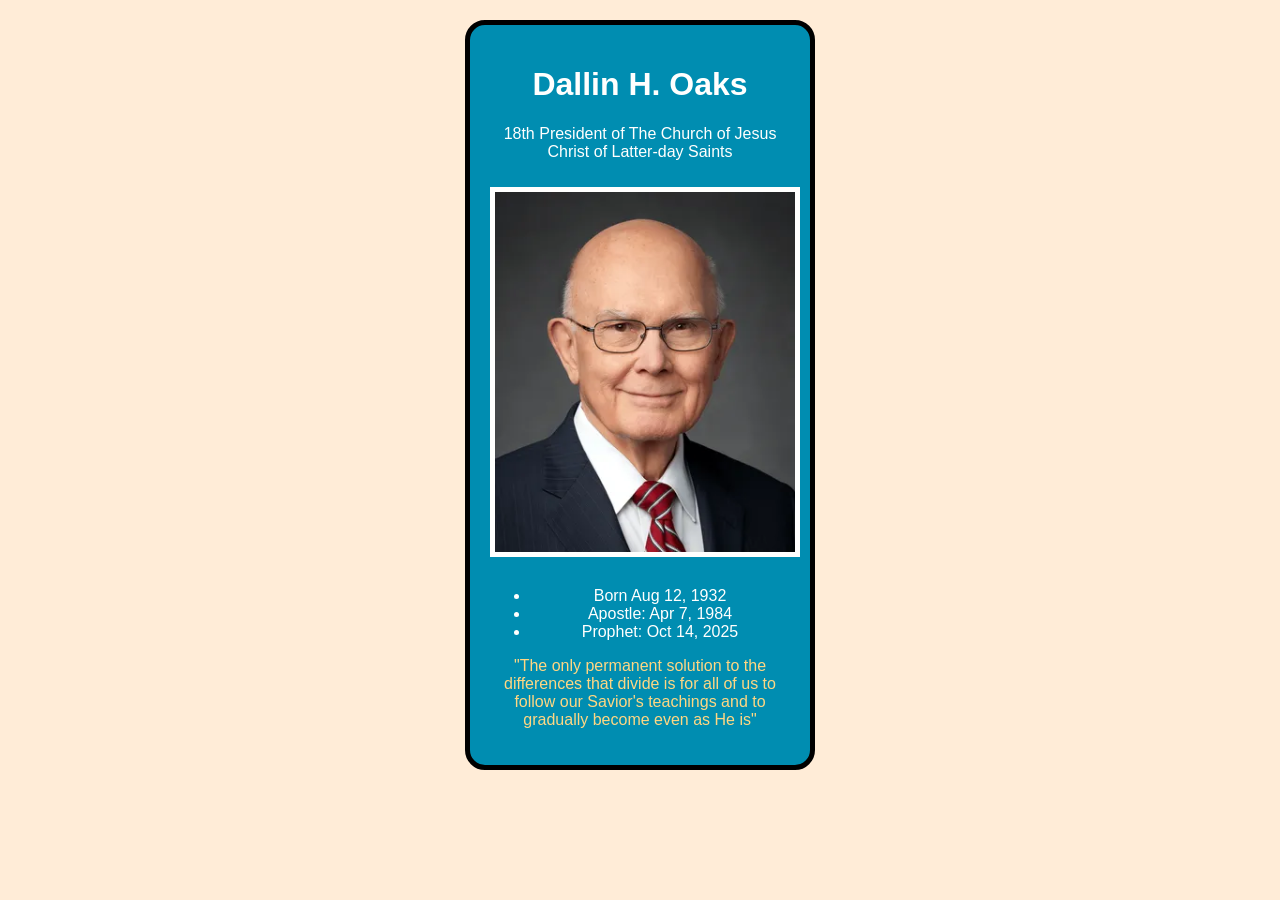
<file: ice/prophet_cards/prophet_cards/oaks.html>
<!DOCTYPE html>
<html lang="en">
<head>
    <meta charset="UTF-8">
    <meta name="viewport" content="width=device-width, initial-scale=1.0">
    <title>Dallin H. Oaks</title>
    <style>
        /* Insert styles here, this is called an internal stylesheet  */
        body {
            background: #FFECD7;
        }
        #prophet_card {
            background: #008DB1;
            border: 2px solid #000000;
            border-radius: 20px;
            border-style: solid;
            border-width: 5px;
            width: 300px;
            padding: 20px;
            margin: 20px auto;
            text-align: center;
            color: #FFFFFE;
            font-family: Arial, Helvetica, sans-serif;
        }
    </style>
</head>
<body>
    <div id="prophet_card">
        <h1>Dallin H. Oaks</h1>
        <p>18th President of The Church of Jesus Christ of Latter-day Saints</p>
        <img src="images/oaks.webp" alt="Dallin H. Oaks" style="margin: 10px 0; width: 100%; height: auto; border-color: #FFFFFE; border-style: solid; border-width: 5px;">
        <ul>
            <li>Born  Aug 12, 1932</li>
            <li>Apostle: Apr 7, 1984</li>
            <li>Prophet: Oct 14, 2025</li>
        </ul>
        <p style="color: #FFD783;" >"The only permanent solution to the differences that divide is for all of us to follow our Savior's teachings and to gradually become even as He is"</p>
    </div>
</body>
</html>
</file>
<file: styles/styles.css>
body {
    background-image: url('../images/smash-bros-smash.gif');
    background-color: black;
    background-repeat: no-repeat;
    background-position: center center;
    background-size: cover;
    background-attachment: fixed;
    text-align: center;
    padding: 100px;
    color: white;
}

nav ul {
    display: flex;
    gap: 20px;
    justify-content: center;
    list-style: none;
    padding: 0;
    margin: 0;
}

nav a {
    text-decoration: none;
    color: inherit;
}

.logos {
    display: flex;
    gap: 20px;
    align-items: center;
    justify-content: center;
}

.logos img {
    width: 30px;
    height: 30px;
    opacity: 0.8;
}

.logos img:hover {
    opacity: 1;
}

header > div {
    display: flex;
    flex-direction: column;
    align-items: center;
    gap: 10px;
}

footer > div {
    display: flex;
    flex-direction: column;
    align-items: center;
    gap: 10px;
}

.video-grid {
    display: flex;
    flex-wrap: wrap;
    justify-content: center;
    gap: 30px;
    margin-top: 20px;
}

.video-wrapper {
    display: flex;
    flex-direction: column;
    align-items: center;
}

.video-wrapper iframe,
.video-wrapper video {
    width: 560px;
    height: 315px;
    max-width: 100%;
    border: none;
    border-radius: 8px;
}
</file>
<file: wwr/styles/style.css>
#content {
    max-width: 1600px;
    margin: 0 auto
}
nav a {text-align: center;}

#hero-msg h1,
#hero-msg h4 {text-align: center;}

.button-box {text-align: center;}

main section {text-align: center;}

#background {
  height: 725px;
  z-index: -1;
  grid-column: 1 / 11;
  grid-row: 3 / 4;
}

body { background: linear-gradient(to bottom, #fcfbfb, #d4ac0d); }

header { background-color: rgba(0,0,0,.7); }

nav a:hover { background-color: black; }

.book, .join { background-color: #d4ac0d; }

.book:hover, .join:hover { background-color: #396e94; }

#background { background-color: #396e94; }

.msg { background-color: #6f7364; }

footer { background-color: #396e94; }

nav a { color: white; }

nav a:hover { color: #d9c2a3; }

.home-title, h4 { color: white; }

.book, .join { color: black; }

.book:hover, .join:hover { color: white; }

.msg h2, .msg p { color: white; }

footer, footer a { color: white; }

footer a:hover { color: #d9c2a3; }

.logo { width: 80px; }

.icon { width: 80px; }

#hero-img { width: 100%; }

nav a,
.book,
.join,
footer a {
  text-decoration: none;
}

footer p a:hover {
  text-decoration: underline;
}

footer p {
  font-size: 1.2em;
}

body {
  font-family: Lato, Helvetica, sans-serif;
  font-size: 22px;
}

.home-title,
.msg h2 {
  font-family: "IM Fell French Canon", serif;
}

.home-title { font-size: 2em; }

.book, .join { font-size: 18px; }

.msg p { font-size: .8em; }

.msg { line-height: 1.5em; }

body {
  margin: 0;
  padding: 0;
}

h2 {
  margin: 0;
}

#logo_link { 
  padding-top: 5px; 
  justify-self: center;
  align-self: center;
}

nav a { padding: 35px; }

.book, .join { padding: 15px 30px; }

.icon { padding-top: 10px; }

.msg { padding: 35px; }

.msg p { padding-bottom: 15px; }

footer { padding: 25px 50px; }

footer .social img { padding-top: 15px; }

.home-title { margin-top: 10px; }

.book, .join { margin-top: 50px; }

footer { margin-top: 200px; }

.book, .join {
  border-radius: 5px;
}

.card-img {
  border: 10px solid black; /* or your palette color */
}

main section img {
  box-sizing: border-box;
}

header {
  display: grid;
  grid-template-columns:150px auto;
}

nav {
  display: flex;
  justify-content: space-around;
}

#hero {
  display: grid;
  grid-template-columns: 1fr 3fr 1fr;
}

#hero-box {
  grid-column: 1 / 4;
}

#hero-msg {
  grid-column: 2 / 3;
}
#hero-img {
  width: 100%;
}

.home-grid {
  display: grid;
  grid-template-columns: repeat(10, 1fr);
  grid-template-rows: 100px auto 15px auto;
}

.rivers-card {
  grid-column: 2 / 4;
  grid-row: 2 / 3;
}

.camping-card {
  grid-column: 5 / 7;
  grid-row: 2 / 3;
}

.rapids-card {
  grid-column: 8 / 10;
  grid-row: 2 / 3;
}

.card-img {
  width: 100%;
  transition: transform .5s;
}

.card-img:hover {
  transform: scale(1.1);
  opacity: .6;
}

footer {
  display: grid;
  justify-content:space-around;
  align-items:center;
}

@media screen and (max-width: 900px) {
  nav, footer {
    flex-direction: column;
  }
  #hero, .home-grid {
    display: block;
  }
  #background {
    display: none;
  }
  .mountains {
    width: 100%;
    margin: 0;
  }
  .msg {
    margin: 0;
  }
}

.mountains {
  grid-column: 2 / 7;
  grid-row: 4 / 8;
  width: 100%;
  box-shadow: 5px 5px 10px #6f7364;
  z-index: 0;
}

.msg {
  grid-column: 6 / 10;
  grid-row: 5 / 6;
  box-shadow: 5px 5px 10px #6f7364;
  z-index: 1;
}
</file>
<file: ice/valentines/styles/styles.css>
#wrapper {
    text-align: center;
    border-radius: 20px;
    border-color: lightgray;
    border-width: 10px;
    border-style: solid;
    background-image: linear-gradient(45deg, pink, red, white);
    color: white;
    font-family: 'Segoe UI', Tahoma, Geneva, Verdana, sans-serif;
}

img {
    width: 500px;
    height: 500px;
    border-radius: 100%;
    border-color: hotpink;
    border-width: 10px;
    border-style: solid;
}

img:hover {
    border-color: lightpink;
    border-width: 15px;
    border-style: solid;
    width: 100%;
    height: 200px;
    margin: auto;
}

nav{
    display: flex;
    justify-content: space-evenly;
}

footer:hover {      
    margin-top: 20px;
    font-size: 100px;
    text-shadow: 0 0 10px;
}
</file>
<file: portal_page_CA/styles/styles.css>
@font-face {
    font-family: 'Ubuntu';
    src: url('../fonts/Ubuntu/Ubuntu-Medium.ttf') format('truetype');
    font-weight: 500;
    font-style: normal;
}

body {
    font-family: 'Ubuntu', sans-serif;
    margin: 0;
    color: #F7F7FF;
    line-height: 1.6;
    background: linear-gradient(135deg, #800000, #FFD000);
}

ul {
    list-style-type: none;
    padding: 0;
    margin: 0;
}

* {
    box-sizing: border-box;
}

header > div {
    display: flex;
    justify-content: space-between;
    align-items: center;
    padding: 20px;
}

nav ul {
    display: flex;
    gap: 20px;
}

nav a {
    text-decoration: none;
    color: inherit;
}

nav button {
    padding: 10px 20px;
    border: none;
    border-radius: 6px;
    cursor: pointer;
}

main section:first-of-type {
    padding: 60px 20px;
    text-align: center;
}

main section:first-of-type img {
    width: 200px;
    height: 200px;
    border-radius: 50%;
    object-fit: cover;
    margin: 20px 0;
}

main section:nth-of-type(2) {
    display: flex;
    justify-content: center;
    gap: 40px;
    padding: 60px 20px;
    max-width: 1000px;
    margin: 0 auto;
}

main section:nth-of-type(2) div {
    display: flex;
    justify-content: center;
}

footer > div:first-of-type {
    display: flex;
    justify-content: space-between;
    align-items: center;
    padding: 30px 20px;
}

footer > div:last-of-type {
    text-align: center;
    padding: 20px;
    font-size: 14px;
}

main section:nth-of-type(2) a {
    display: block;
    width: 220px;
    margin-bottom: 20px;
    text-align: center;
    border-radius: 10px;
    box-shadow: 0 4px 10px rgba(0, 0, 0, 0.1);
    padding: 15px;
}

main section:nth-of-type(2) a img {
    width: 100%;
    border-radius: 8px;
    object-fit: cover;
    transition: transform 0.3s ease, box-shadow 0.3s ease;
}

main section:nth-of-type(2) a:hover {
    transform: translateY(-5px);
    box-shadow: 0 8px 20px #545E75;
}

main section:nth-of-type(2) > div {
    display: flex;
    flex-direction: column;
    align-items: center;
    text-align: center;
}

main section:nth-of-type(2) h2 {
    margin-bottom: 20px;
    text-align: center;
}

main section:nth-of-type(2) > div > div {
    display: flex;
    flex-direction: column;
    align-items: center;
}

.about-container {
    display: flex;
    align-items: center;
    justify-content: center;
    gap: 40px;
}

#prev-btn {
    width: 40px;
    height: 40px;
    border: none;
    background: none;
    cursor: pointer;
    border-top: 25px solid transparent;
    border-bottom: 25px solid transparent; 
    border-right: 25px solid #FF785A; /* Arrow pointing right */

}

#next-btn {
    width: 40px;
    height: 40px;
    border: none;
    background: none;
    cursor: pointer;
    border-top: 25px solid transparent;
    border-bottom: 25px solid transparent; 
    border-left: 25px solid #FF785A; /* Arrow pointing left */
}

.fact-box {
    width: 400px;
    padding: 20px;
    border-radius: 10px;
    box-shadow: 0 4px 10px rgba(0, 0, 0, 0.1);
    text-align: center;
}

.logos {
    display: flex;
    gap: 20px;
    align-items: center;
}

.logos img {
    width: 30px;
    height: 30px;
    opacity: 0.8;
}

.logos img:hover {
    opacity: 1;
}
</file>
<file: ice/favorite_devo/styles/styles.css>
body {
  margin: 0;
  height: 100%;
  font-family: Arial, sans-serif;
  background: linear-gradient(to bottom, #d3d3d3, #001f3f);
  background-repeat: no-repeat; /* Just in case */
  background-attachment: fixed;
}

.container {
  text-align: center;
}

.header {
  padding: 20px 0;
}

.header-image {
  background-image: url('../images/icenter.png'); /* Replace with your image */
  background-repeat: no-repeat;
  background-position: center;
  height: 150px;
  display: flex;
  flex-direction: column;
  justify-content: center;
  color: white;

}

.header-image h1 {
  margin: 0;
  line-height: 0.9;
    font-size: 3.5em;
  font-weight: bold;
  text-shadow: 2px 2px 4px rgba(0, 0, 0, 0.7);
  background: #00000055;
}

.content-box {
  background-color: white;
  margin: 30px auto;
  width: 90%;
  max-width: 900px;
  padding: 40px;
  box-shadow: 5px 5px 0px black;
  min-height: 400px;
}

.content-table {
  margin: 20px auto;
}

table.content-table {
  border: 4px solid #555555;
  background-color: #555555;
  width: 800px;
  height: auto;
  text-align: center;
  border-collapse: collapse;
}
table.content-table td, table.content-table th {
  border: 1px solid #555555;
  padding: 5px 10px;
}
table.content-table tbody td {
  font-size: 15px;
  font-weight: bold;
  color: #FFFFFF;
}
table.content-table td:nth-child(even) {
  background: #398AA4;
}
table.content-table thead {
  background: #398AA4;
  border-bottom: 10px solid #398AA4;
}
table.content-table thead th {
  font-size: 15px;
  font-weight: bold;
  color: #FFFFFF;
  text-align: left;
  border-left: 2px solid #398AA4;
}
table.content-table thead th:first-child {
  border-left: none;
}

table.content-table tfoot td {
  font-size: 13px;
}
table.content-table tfoot .links {
  text-align: right;
}
table.content-table tfoot .links a{
  display: inline-block;
  background: #FFFFFF;
  color: #398AA4;
  padding: 2px 8px;
  border-radius: 5px;
}

#form {
  margin-top: 20px;
  color: #398AA4;
  border-color: #398AA4;
}
#form input[type="text"] {
  padding: 5px;
  margin: 5px;
  border: 2px solid #398AA4;
  border-radius: 5px;
}
</file>
